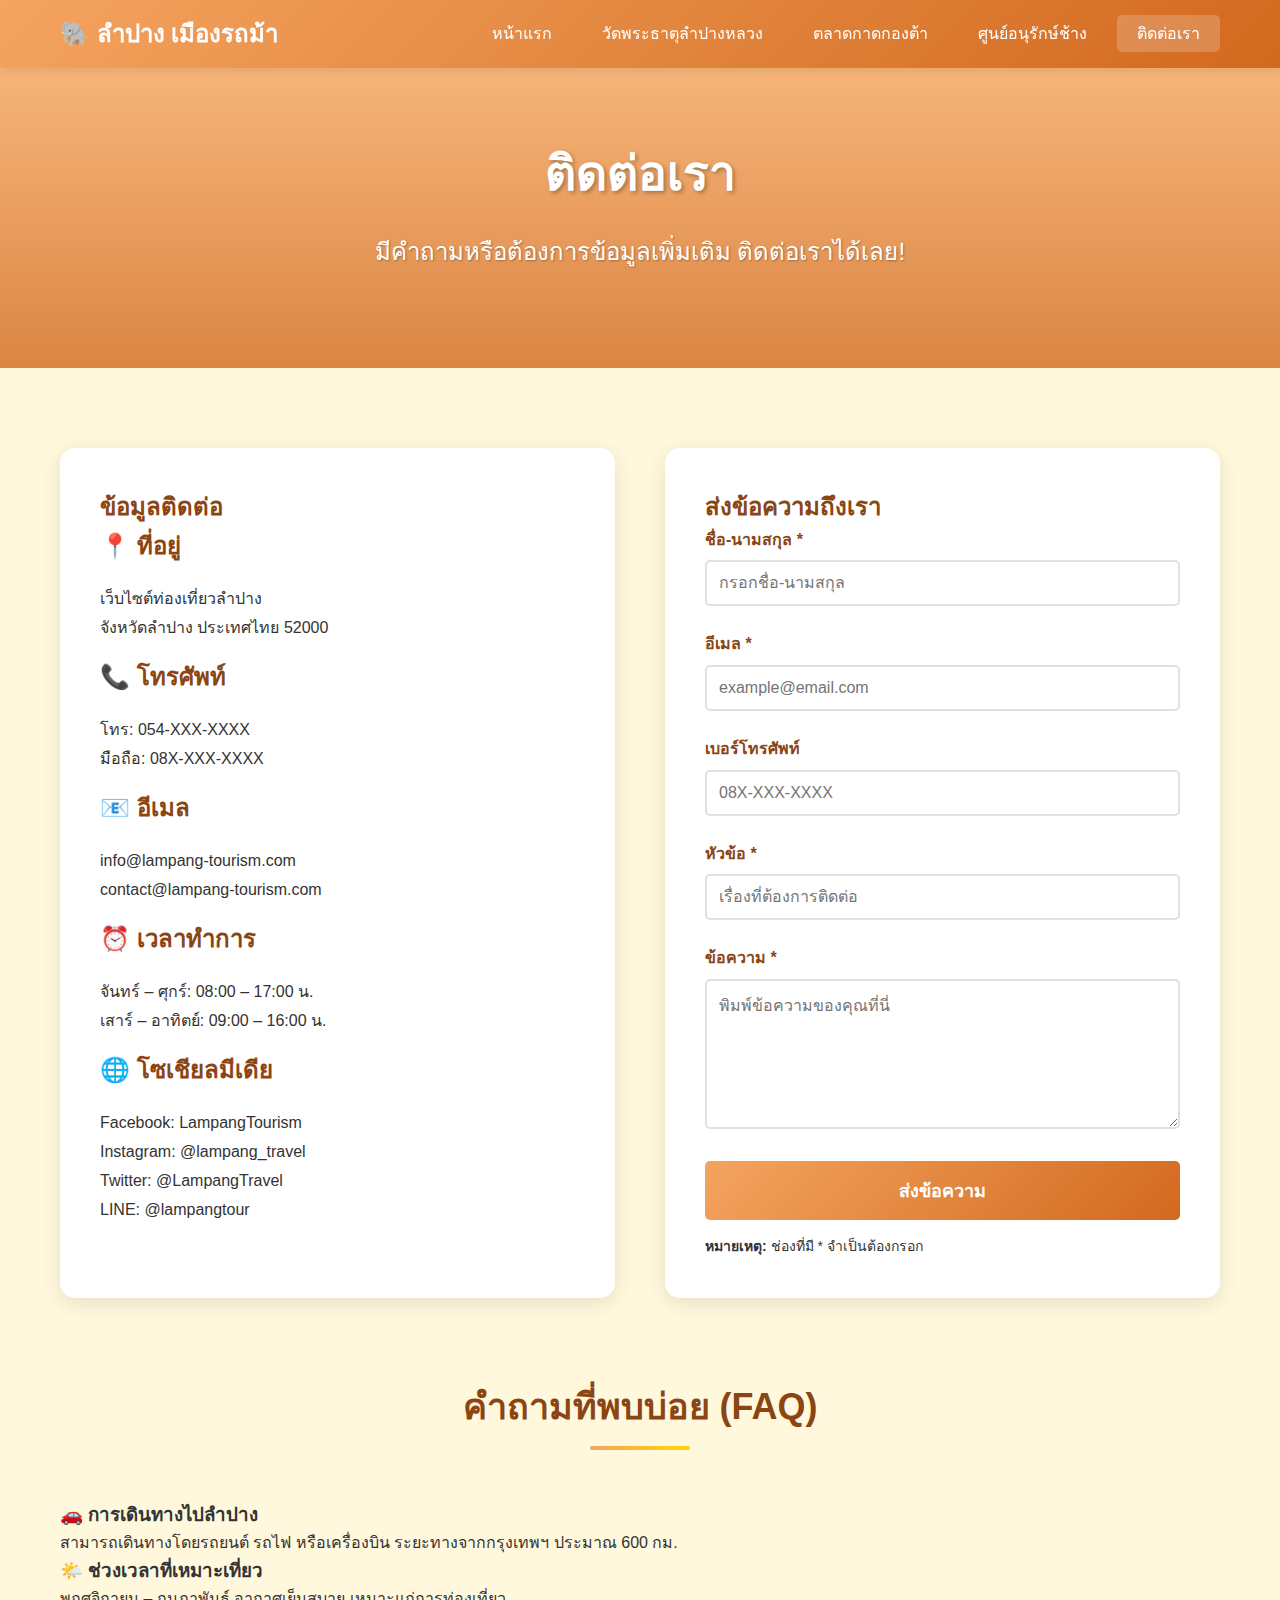
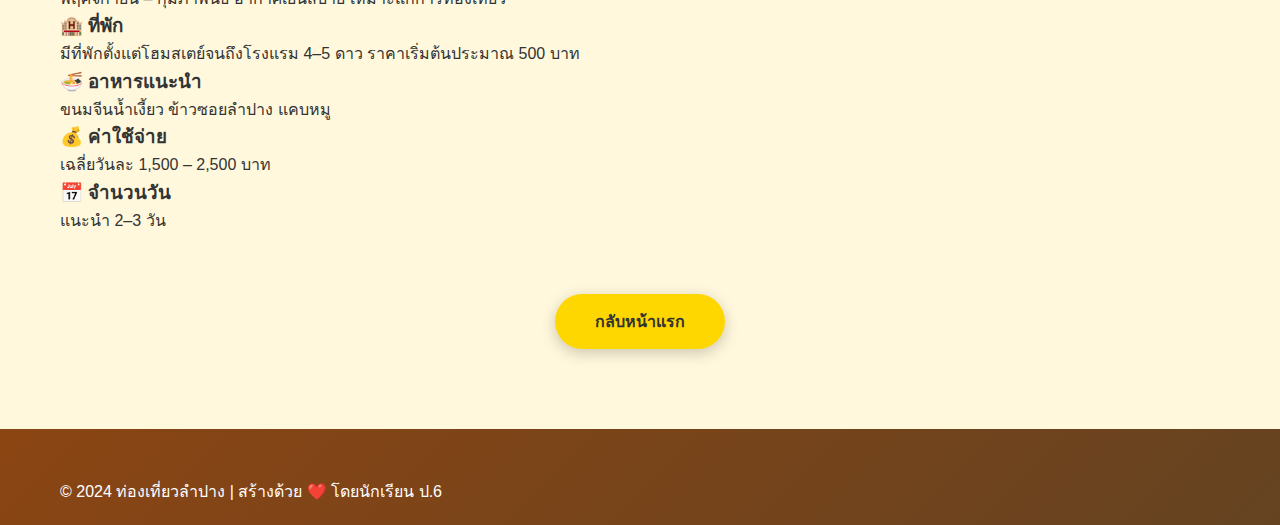
<file: contact.html>
<!DOCTYPE html>
<html lang="th">
<head>
  <meta charset="UTF-8">
  <meta name="viewport" content="width=device-width, initial-scale=1.0">
  <title>ติดต่อเรา - ท่องเที่ยวลำปาง</title>
  <link rel="stylesheet" href="styles.css">
</head>

<body>
<!-- Header -->
<header>
  <div class="container">
    <div class="logo">
      <h1>🐘 ลำปาง เมืองรถม้า</h1>
    </div>
    <nav>
      <ul>
        <li><a href="index.html">หน้าแรก</a></li>
        <li><a href="wat-phra-that.html">วัดพระธาตุลำปางหลวง</a></li>
        <li><a href="kad-kong-ta.html">ตลาดกาดกองต้า</a></li>
        <li><a href="elephant-center.html">ศูนย์อนุรักษ์ช้าง</a></li>
        <li><a href="contact.html" class="active">ติดต่อเรา</a></li>
      </ul>
    </nav>
  </div>
</header>

<!-- Hero -->
<section class="hero" style="
height:300px;
background-image: linear-gradient(
rgba(244,164,96,0.8),
rgba(210,105,30,0.8)
),
url('https://images.unsplash.com/photo-1423666639041-f56000c27a9a?w=1600&h=400&fit=crop');
">
  <div class="hero-content">
    <h2>ติดต่อเรา</h2>
    <p>มีคำถามหรือต้องการข้อมูลเพิ่มเติม ติดต่อเราได้เลย!</p>
  </div>
</section>

<!-- Contact -->
<section class="contact-section">
  <div class="container">
    <div class="contact-container">

      <!-- Contact Info -->
      <div class="contact-info">
        <h2 style="color:#8B4513;">ข้อมูลติดต่อ</h2>

        <h3>📍 ที่อยู่</h3>
        <p>
          เว็บไซต์ท่องเที่ยวลำปาง<br>
          จังหวัดลำปาง ประเทศไทย 52000
        </p>

        <h3>📞 โทรศัพท์</h3>
        <p>
          โทร: 054-XXX-XXXX<br>
          มือถือ: 08X-XXX-XXXX
        </p>

        <h3>📧 อีเมล</h3>
        <p>
          info@lampang-tourism.com<br>
          contact@lampang-tourism.com
        </p>

        <h3>⏰ เวลาทำการ</h3>
        <p>
          จันทร์ – ศุกร์: 08:00 – 17:00 น.<br>
          เสาร์ – อาทิตย์: 09:00 – 16:00 น.
        </p>

        <h3>🌐 โซเชียลมีเดีย</h3>
        <p>
          Facebook: LampangTourism<br>
          Instagram: @lampang_travel<br>
          Twitter: @LampangTravel<br>
          LINE: @lampangtour
        </p>
      </div>

      <!-- Contact Form -->
      <div class="contact-form">
        <h2 style="color:#8B4513;">ส่งข้อความถึงเรา</h2>

        <form>
          <div class="form-group">
            <label for="name">ชื่อ-นามสกุล *</label>
            <input type="text" id="name" required placeholder="กรอกชื่อ-นามสกุล">
          </div>

          <div class="form-group">
            <label for="email">อีเมล *</label>
            <input type="email" id="email" required placeholder="example@email.com">
          </div>

          <div class="form-group">
            <label for="phone">เบอร์โทรศัพท์</label>
            <input type="tel" id="phone" placeholder="08X-XXX-XXXX">
          </div>

          <div class="form-group">
            <label for="subject">หัวข้อ *</label>
            <input type="text" id="subject" required placeholder="เรื่องที่ต้องการติดต่อ">
          </div>

          <div class="form-group">
            <label for="message">ข้อความ *</label>
            <textarea id="message" required placeholder="พิมพ์ข้อความของคุณที่นี่"></textarea>
          </div>

          <button type="submit" class="submit-btn">ส่งข้อความ</button>
        </form>

        <p style="font-size:14px; margin-top:15px;">
          <strong>หมายเหตุ:</strong> ช่องที่มี * จำเป็นต้องกรอก
        </p>
      </div>

    </div>

    <!-- FAQ -->
    <div style="margin-top:80px;">
      <h2 class="section-title">คำถามที่พบบ่อย (FAQ)</h2>

      <div class="faq-grid">
        <div class="faq-box">
          <h3>🚗 การเดินทางไปลำปาง</h3>
          <p>สามารถเดินทางโดยรถยนต์ รถไฟ หรือเครื่องบิน ระยะทางจากกรุงเทพฯ ประมาณ 600 กม.</p>
        </div>

        <div class="faq-box">
          <h3>🌤️ ช่วงเวลาที่เหมาะเที่ยว</h3>
          <p>พฤศจิกายน – กุมภาพันธ์ อากาศเย็นสบาย เหมาะแก่การท่องเที่ยว</p>
        </div>

        <div class="faq-box">
          <h3>🏨 ที่พัก</h3>
          <p>มีที่พักตั้งแต่โฮมสเตย์จนถึงโรงแรม 4–5 ดาว ราคาเริ่มต้นประมาณ 500 บาท</p>
        </div>

        <div class="faq-box">
          <h3>🍜 อาหารแนะนำ</h3>
          <p>ขนมจีนน้ำเงี้ยว ข้าวซอยลำปาง แคบหมู</p>
        </div>

        <div class="faq-box">
          <h3>💰 ค่าใช้จ่าย</h3>
          <p>เฉลี่ยวันละ 1,500 – 2,500 บาท</p>
        </div>

        <div class="faq-box">
          <h3>📅 จำนวนวัน</h3>
          <p>แนะนำ 2–3 วัน</p>
        </div>
      </div>
    </div>

    <div style="margin-top:60px; text-align:center;">
      <a href="index.html" class="btn">กลับหน้าแรก</a>
    </div>

  </div>
</section>

<!-- Footer -->
<footer>
  <div class="container">
    <p>&copy; 2024 ท่องเที่ยวลำปาง | สร้างด้วย ❤️ โดยนักเรียน ป.6</p>
  </div>
</footer>

</body>
</html>
</file>
<file: styles.css>
/* ========== ตั้งค่าพื้นฐาน ========== */
* {
    margin: 0;
    padding: 0;
    box-sizing: border-box;
  }
  
  body {
    font-family: 'Segoe UI', Tahoma, Geneva, Verdana, sans-serif;
    line-height: 1.6;
    color: #333;
    background-color: #FFF8DC;
  }
  
  .container {
    max-width: 1200px;
    margin: 0 auto;
    padding: 0 20px;
  }
  
  /* ========== Header และ Navigation ========== */
  header {
    background: linear-gradient(135deg, #F4A460 0%, #D2691E 100%);
    box-shadow: 0 2px 10px rgba(0,0,0,0.1);
    position: sticky;
    top: 0;
    z-index: 1000;
  }
  
  header .container {
    display: flex;
    justify-content: space-between;
    align-items: center;
    padding: 15px 20px;
  }
  
  .logo h1 {
    color: white;
    font-size: 24px;
    font-weight: bold;
  }
  
  nav ul {
    display: flex;
    list-style: none;
    gap: 10px;
  }
  
  nav ul li a {
    color: white;
    text-decoration: none;
    padding: 10px 20px;
    border-radius: 5px;
    transition: all 0.3s ease;
    font-weight: 500;
  }
  
  nav ul li a:hover,
  nav ul li a.active {
    background-color: rgba(255, 255, 255, 0.2);
    transform: translateY(-2px);
  }
  
  /* ========== Hero Section ========== */
  .hero {
    background: linear-gradient(rgba(244, 164, 96, 0.8), rgba(210, 105, 30, 0.8)),
      url('images/lampang2.jpg') center/cover;
    height: 500px;
    display: flex;
    align-items: center;
    justify-content: center;
    text-align: center;
    color: white;
  }
  
  .hero-content h2 {
    font-size: 48px;
    margin-bottom: 20px;
    text-shadow: 2px 2px 4px rgba(0,0,0,0.3);
  }
  
  .hero-content p {
    font-size: 24px;
    margin-bottom: 30px;
    text-shadow: 1px 1px 2px rgba(0,0,0,0.3);
  }
  
  .btn {
    display: inline-block;
    padding: 15px 40px;
    background-color: #FFD700;
    color: #333;
    text-decoration: none;
    border-radius: 50px;
    font-weight: bold;
    transition: all 0.3s ease;
    box-shadow: 0 4px 15px rgba(0,0,0,0.2);
  }
  
  .btn:hover {
    background-color: #FFA500;
    transform: translateY(-3px);
    box-shadow: 0 6px 20px rgba(0,0,0,0.3);
  }
  
  /* ========== Section Title ========== */
  .section-title {
    text-align: center;
    font-size: 36px;
    color: #8B4513;
    margin-bottom: 50px;
    position: relative;
    padding-bottom: 15px;
  }
  
  .section-title::after {
    content: '';
    position: absolute;
    bottom: 0;
    left: 50%;
    transform: translateX(-50%);
    width: 100px;
    height: 4px;
    background: linear-gradient(90deg, #F4A460, #FFD700);
    border-radius: 2px;
  }
  
  /* ========== About Section ========== */
  .about {
    padding: 80px 0;
    background-color: white;
  }
  
  .content-wrapper {
    display: flex;
    align-items: center;
    gap: 50px;
  }
  
  .content-text {
    flex: 1;
  }
  
  .content-text p {
    font-size: 18px;
    margin-bottom: 20px;
    text-align: justify;
    line-height: 1.8;
  }
  
  .content-image {
    flex: 1;
  }
  
  .content-image img {
    width: 100%;
    border-radius: 15px;
    box-shadow: 0 10px 30px rgba(0,0,0,0.2);
    transition: transform 0.3s ease;
  }
  
  .content-image img:hover {
    transform: scale(1.05);
  }
  
  /* ========== Attractions Section ========== */
  .attractions {
    padding: 80px 0;
  }
  
  .attraction-item {
    display: flex;
    align-items: center;
    gap: 50px;
    margin-bottom: 60px;
    background-color: white;
    padding: 40px;
    border-radius: 15px;
    box-shadow: 0 5px 20px rgba(0,0,0,0.1);
    transition: transform 0.3s ease;
  }
  
  .attraction-item:hover {
    transform: translateY(-5px);
    box-shadow: 0 10px 30px rgba(0,0,0,0.15);
  }
  
  .attraction-item.reverse {
    flex-direction: row-reverse;
  }
  
  .attraction-image {
    flex: 1;
  }
  
  .attraction-image img {
    width: 100%;
    border-radius: 10px;
    box-shadow: 0 5px 15px rgba(0,0,0,0.1);
  }
  
  .attraction-content {
    flex: 1;
  }
  
  .attraction-content h3 {
    font-size: 28px;
    color: #8B4513;
    margin-bottom: 20px;
  }
  
  .attraction-content p {
    font-size: 16px;
    line-height: 1.8;
    margin-bottom: 20px;
    text-align: justify;
  }
  
  .btn-link {
    display: inline-block;
    color: #F4A460;
    text-decoration: none;
    font-weight: bold;
    font-size: 18px;
    transition: all 0.3s ease;
  }
  
  .btn-link:hover {
    color: #D2691E;
    transform: translateX(5px);
  }
  
  /* ========== Detail Page ========== */
  .detail-hero {
    background: linear-gradient(rgba(244,164,96,0.8), rgba(210,105,30,0.8)),
      url('https://images.unsplash.com/photo-1551882547-ff40c63fe5fa?w=1600&h=400&fit=crop')
      center/cover;
    height: 300px;
    display: flex;
    align-items: center;
    justify-content: center;
    text-align: center;
    color: white;
  }
  
  .detail-hero h2 {
    font-size: 42px;
    text-shadow: 2px 2px 4px rgba(0,0,0,0.3);
  }
  
  .detail-content {
    padding: 80px 0;
    background-color: white;
  }
  
  .info-box {
    background-color: #FFF8DC;
    padding: 30px;
    border-radius: 10px;
    border-left: 5px solid #F4A460;
    margin: 30px 0;
  }
  
  .info-box h3 {
    color: #8B4513;
    margin-bottom: 15px;
    font-size: 24px;
  }
  
  .info-box ul {
    list-style: none;
    padding-left: 0;
  }
  
  .info-box ul li {
    padding: 10px 0;
    border-bottom: 1px solid #e0e0e0;
    font-size: 16px;
  }
  
  .info-box ul li:last-child {
    border-bottom: none;
  }
  
  .info-box ul li::before {
    content: "✓ ";
    color: #F4A460;
    font-weight: bold;
    margin-right: 10px;
  }
  
  /* ========== Gallery ========== */
  .gallery {
    display: grid;
    grid-template-columns: repeat(auto-fit, minmax(300px, 1fr));
    gap: 20px;
    margin-top: 40px;
  }
  
  .gallery img {
    width: 100%;
    height: 250px;
    object-fit: cover;
    border-radius: 10px;
    box-shadow: 0 5px 15px rgba(0,0,0,0.1);
    transition: transform 0.3s ease;
  }
  
  .gallery img:hover {
    transform: scale(1.05);
  }
  
  /* ========== Contact Form ========== */
  .contact-section {
    padding: 80px 0;
  }
  
  .contact-container {
    display: flex;
    gap: 50px;
  }
  
  .contact-info,
  .contact-form {
    flex: 1;
    background-color: white;
    padding: 40px;
    border-radius: 15px;
    box-shadow: 0 5px 20px rgba(0,0,0,0.1);
  }
  
  .contact-info h3 {
    color: #8B4513;
    margin-bottom: 20px;
    font-size: 24px;
  }
  
  .contact-info p {
    margin-bottom: 15px;
    font-size: 16px;
    line-height: 1.8;
  }
  
  .form-group {
    margin-bottom: 25px;
  }
  
  .form-group label {
    display: block;
    margin-bottom: 8px;
    color: #8B4513;
    font-weight: bold;
  }
  
  .form-group input,
  .form-group textarea {
    width: 100%;
    padding: 12px;
    border: 2px solid #e0e0e0;
    border-radius: 5px;
    font-size: 16px;
  }
  
  .form-group input:focus,
  .form-group textarea:focus {
    outline: none;
    border-color: #F4A460;
  }
  
  .form-group textarea {
    resize: vertical;
    min-height: 150px;
  }
  
  .submit-btn {
    width: 100%;
    padding: 15px;
    background: linear-gradient(135deg, #F4A460 0%, #D2691E 100%);
    color: white;
    border: none;
    border-radius: 5px;
    font-size: 18px;
    font-weight: bold;
    cursor: pointer;
    transition: all 0.3s ease;
  }
  
  .submit-btn:hover {
    transform: translateY(-2px);
    box-shadow: 0 5px 15px rgba(0,0,0,0.2);
  }
  
  /* ========== Footer ========== */
  footer {
    background: linear-gradient(135deg, #8B4513 0%, #654321 100%);
    color: white;
    padding: 50px 0 20px;
  }
  
  .footer-content {
    display: grid;
    grid-template-columns: repeat(auto-fit, minmax(250px, 1fr));
    gap: 40px;
    margin-bottom: 30px;
  }
  
  .footer-section h3 {
    margin-bottom: 20px;
    color: #FFD700;
  }
  
  .footer-section p {
    line-height: 1.8;
  }
  
  .footer-section ul {
    list-style: none;
  }
  
  .footer-section ul li {
    margin-bottom: 10px;
  }
  
  .footer-section ul li a {
    color: white;
    text-decoration: none;
    transition: color 0.3s ease;
  }
  
  .footer-section ul li a:hover {
    color: #FFD700;
  }
  
  .footer-bottom {
    text-align: center;
    padding-top: 20px;
    border-top: 1px solid rgba(255,255,255,0.1);
  }
  
  /* ========== Responsive ========== */
  @media (max-width: 768px) {
    header .container {
      flex-direction: column;
      gap: 15px;
    }
  
    nav ul {
      flex-wrap: wrap;
      justify-content: center;
    }
  
    .hero-content h2 {
      font-size: 32px;
    }
  
    .hero-content p {
      font-size: 18px;
    }
  
    .content-wrapper,
    .attraction-item,
    .attraction-item.reverse,
    .contact-container {
      flex-direction: column;
    }
  
    .section-title {
      font-size: 28px;
    }
  
    .gallery {
      grid-template-columns: 1fr;
    }
  }
</file>
